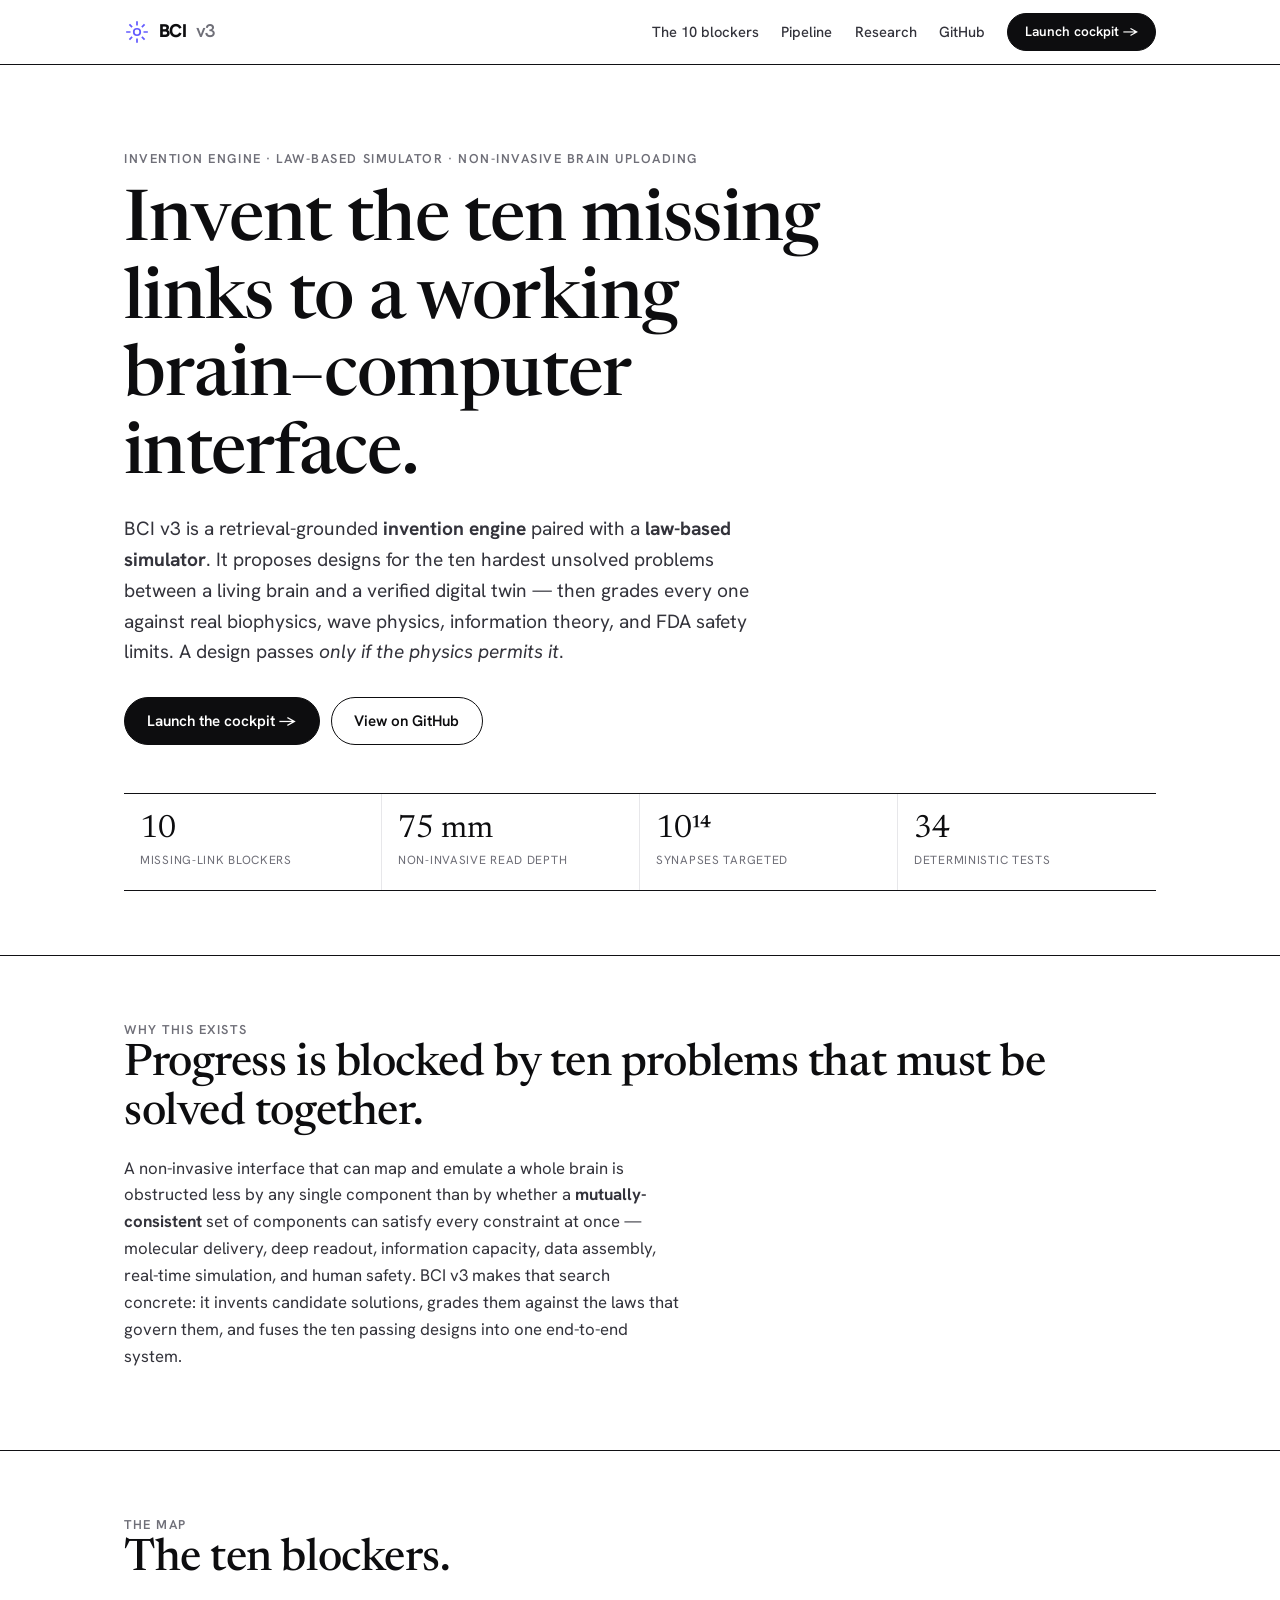
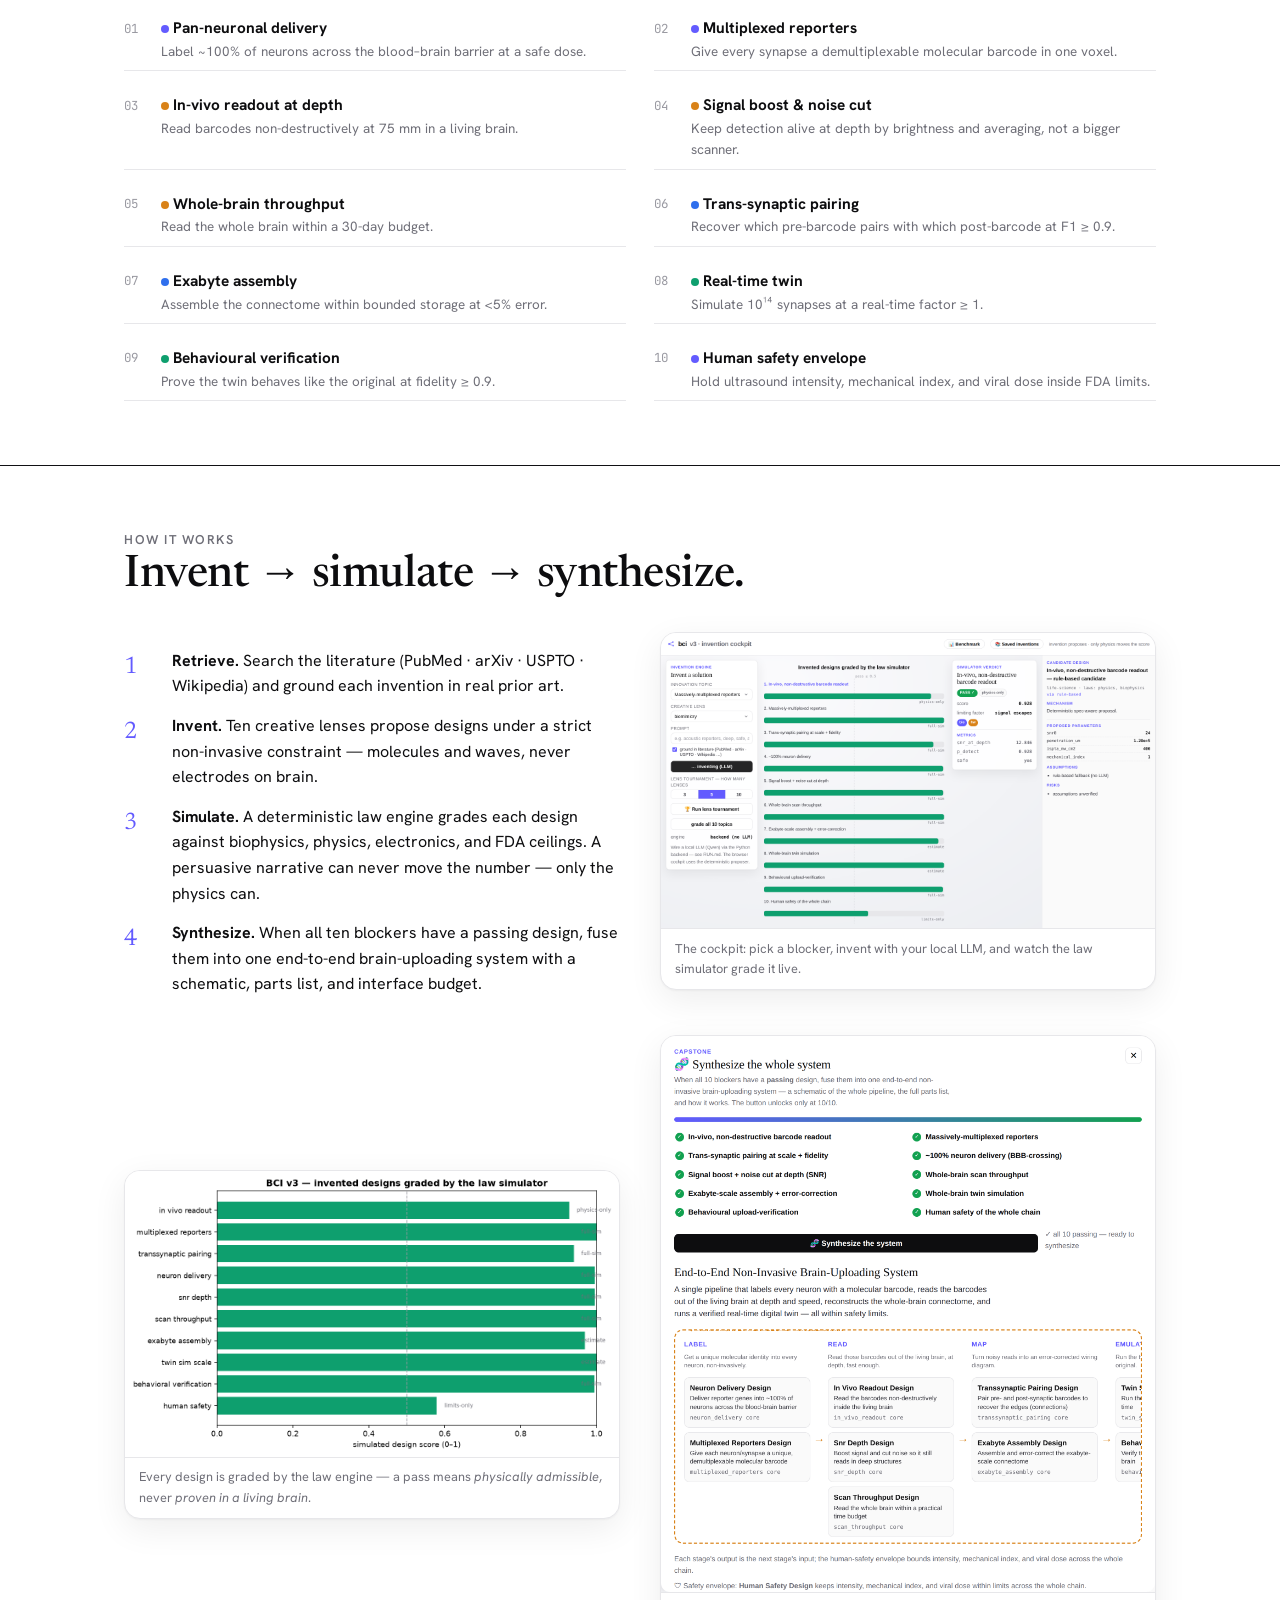
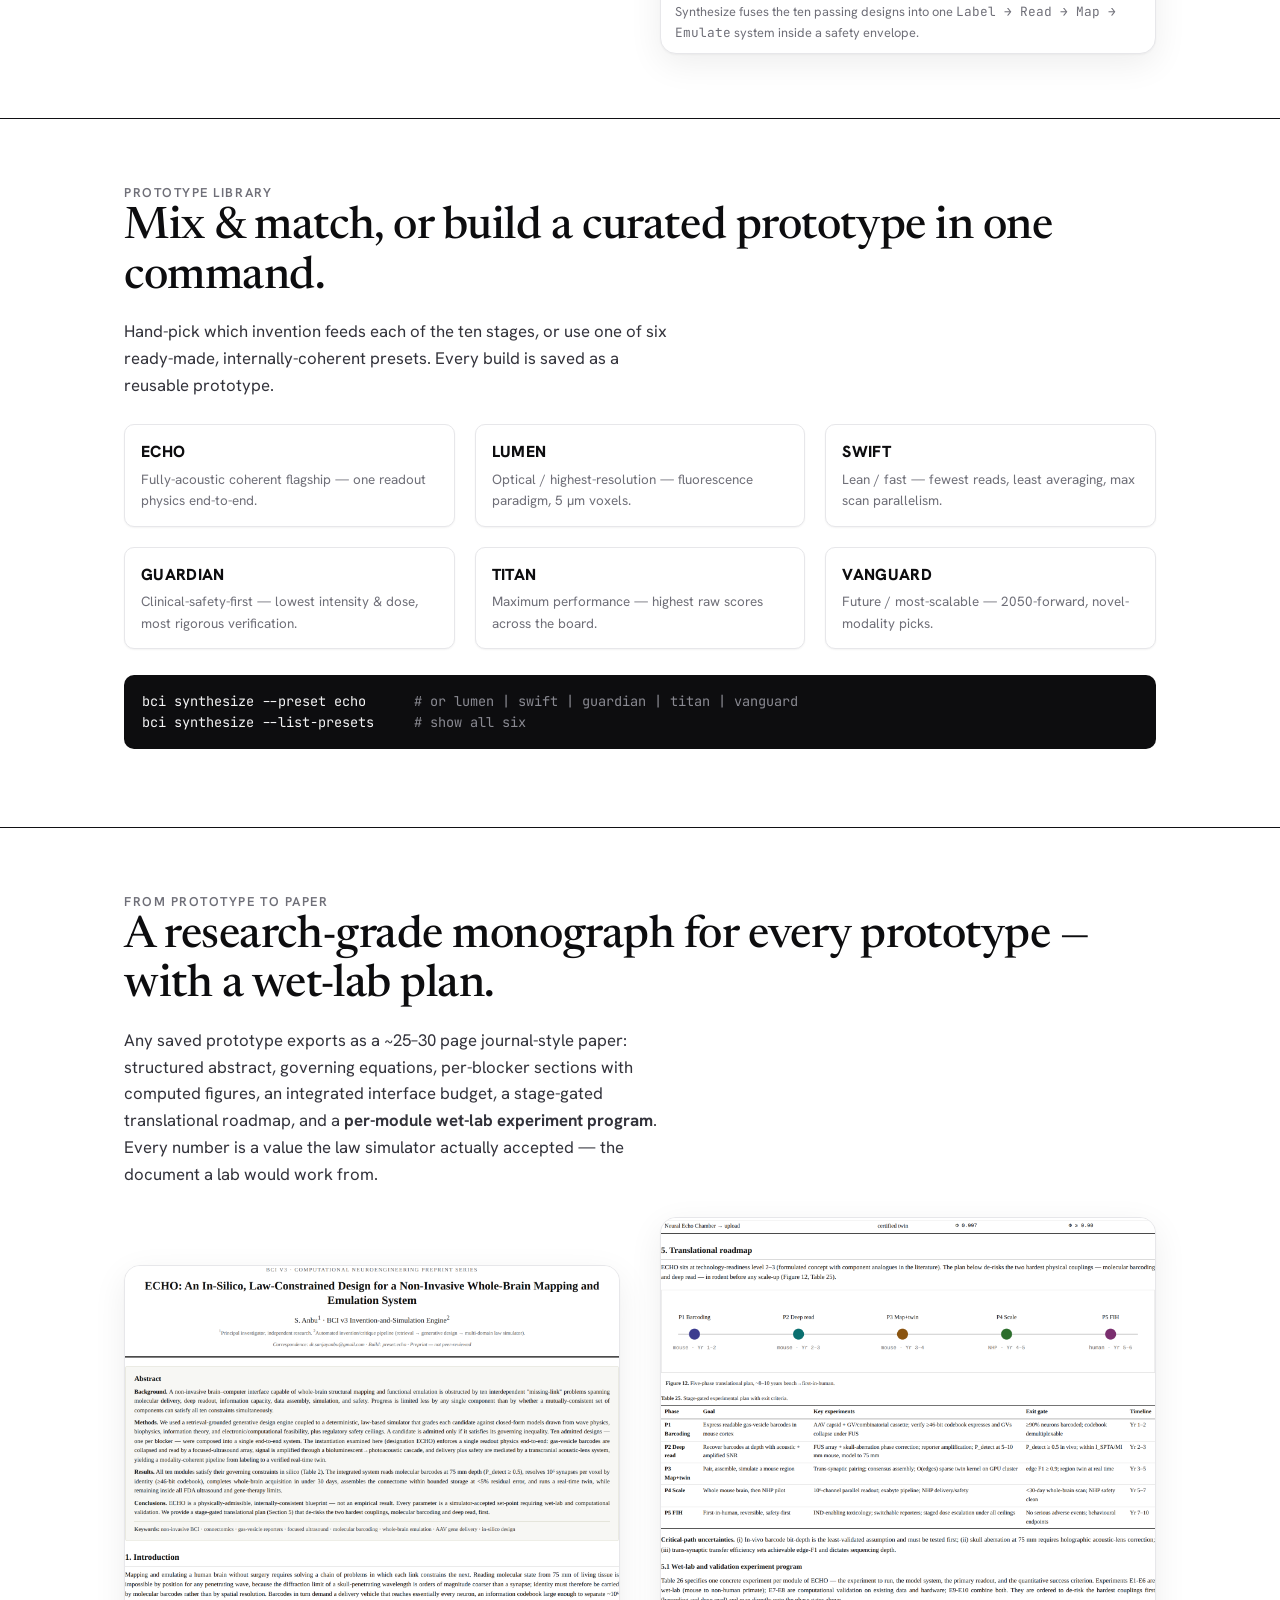
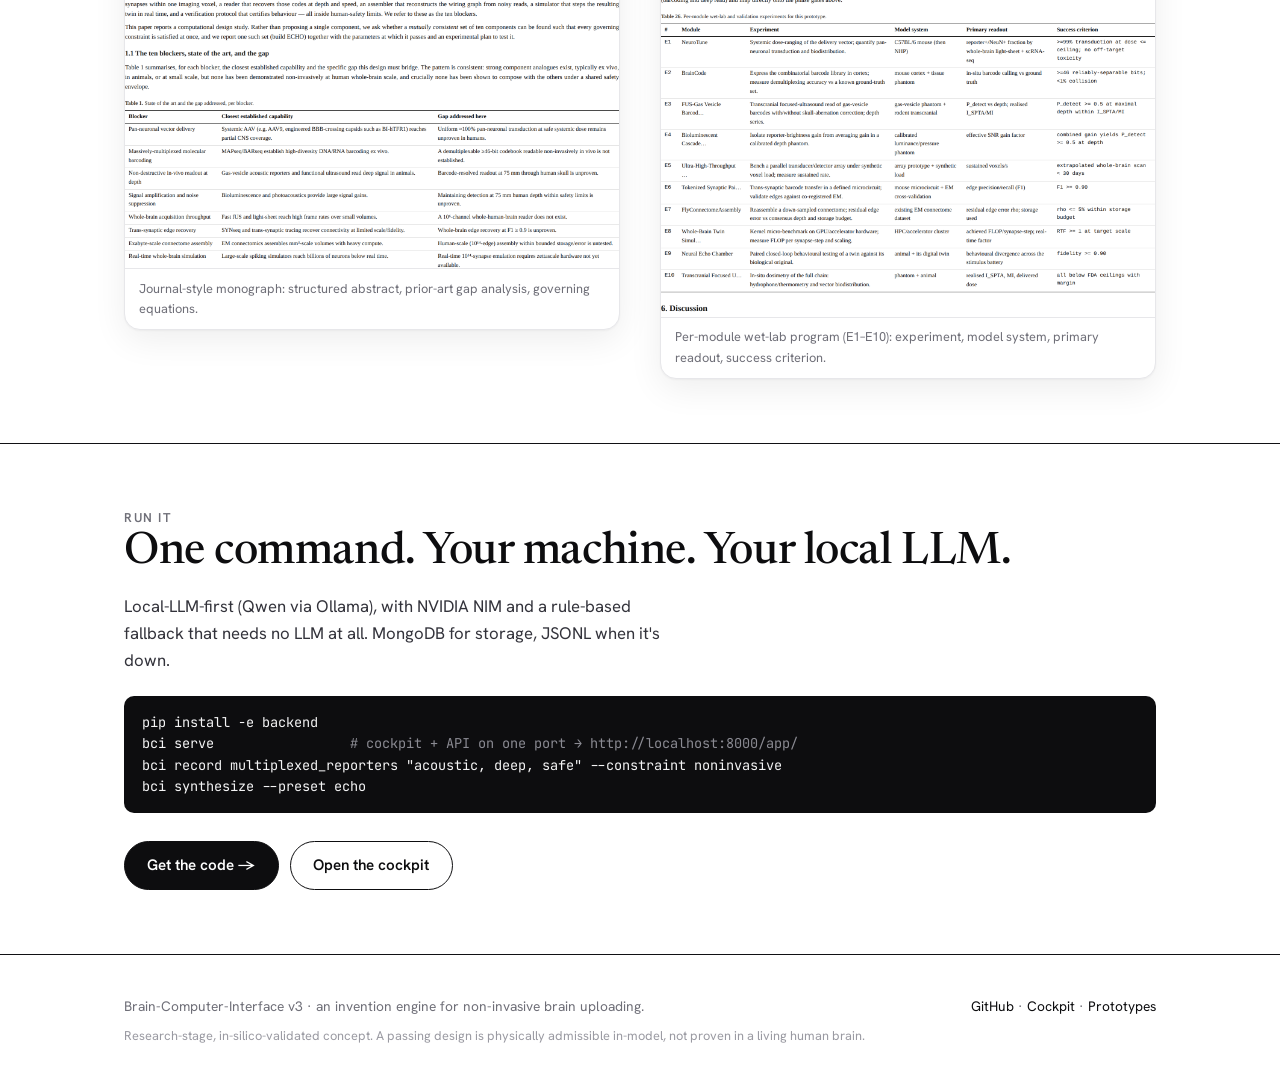
<file: docs/index.html>
<!doctype html>
<html lang="en">
<head>
<meta charset="utf-8">
<meta name="viewport" content="width=device-width, initial-scale=1">
<title>Brain-Computer-Interface v3 — an invention engine for non-invasive brain uploading</title>
<meta name="description" content="A retrieval-grounded invention engine paired with a law-based simulator that grades every design against biophysics, physics, electronics, and FDA safety limits — targeting the ten missing-link blockers to a working non-invasive brain-computer interface.">
<link rel="preconnect" href="https://fonts.googleapis.com">
<link rel="preconnect" href="https://fonts.gstatic.com" crossorigin>
<link href="https://fonts.googleapis.com/css2?family=Newsreader:ital,opsz,wght@0,6..72,400;0,6..72,500;1,6..72,400&family=Hanken+Grotesk:wght@400;500;600;700;800&family=JetBrains+Mono:wght@400;600&display=swap" rel="stylesheet">
<link rel="stylesheet" href="assets/theme.css">
<style>
  /* page-local layout on top of the shared design system */
  .hero { padding: 84px 0 64px; }
  .hero .eyebrow { margin-bottom: 1rem; }
  .hero h1 { max-width: 16ch; }
  .hero p.lede { font-size: 1.2rem; color: var(--ink-2); max-width: 60ch; margin-top: 1.2rem; }
  .cta-row { display: flex; flex-wrap: wrap; gap: .7rem; margin-top: 1.8rem; }
  .statgrid { display: grid; grid-template-columns: repeat(4, 1fr); gap: 0; margin-top: 3rem;
    border-top: 1.5px solid var(--rule); border-bottom: 1.5px solid var(--rule); }
  .statgrid > div { padding: 1.2rem 1rem; border-right: 1px solid var(--hair); }
  .statgrid > div:last-child { border-right: 0; }
  .statgrid .n { font-family: var(--serif); font-size: 2rem; line-height: 1; color: var(--ink); }
  .statgrid .l { font-size: .74rem; color: var(--muted); text-transform: uppercase; letter-spacing: .06em; margin-top: .4rem; }
  .grid2 { display: grid; grid-template-columns: 1fr 1fr; gap: 40px; align-items: center; }
  .grid3 { display: grid; grid-template-columns: repeat(3, 1fr); gap: 20px; }
  .blockers { display: grid; grid-template-columns: repeat(2, 1fr); gap: 14px 28px; margin-top: 1.5rem; }
  .blocker { display: flex; gap: .7rem; padding: .5rem 0; border-bottom: 1px solid var(--hair); }
  .blocker .num { font-family: "JetBrains Mono", monospace; font-size: .78rem; color: var(--faint); padding-top: .15rem; min-width: 1.6rem; }
  .blocker .t { font-weight: 700; font-size: .96rem; }
  .blocker .d { font-size: .84rem; color: var(--muted); }
  figure.shot { margin: 0; border: 1px solid var(--hair); border-radius: var(--radius); overflow: hidden; box-shadow: var(--shadow); background: var(--paper); }
  figure.shot img { width: 100%; display: block; }
  figure.shot figcaption { font-size: .8rem; color: var(--muted); padding: .6rem .9rem; border-top: 1px solid var(--hair); }
  .steps { counter-reset: step; display: grid; gap: 14px; margin-top: 1.4rem; }
  .step { display: flex; gap: 1rem; }
  .step .k { counter-increment: step; font-family: var(--serif); font-size: 1.5rem; color: var(--molecular); min-width: 2rem; }
  .step .k::before { content: counter(step); }
  .preset { border: 1px solid var(--hair); border-radius: var(--radius-sm); padding: 14px 16px; background: var(--paper); box-shadow: var(--shadow-sm); }
  .preset .pn { font-weight: 800; letter-spacing: .02em; }
  .preset .pd { font-size: .84rem; color: var(--muted); margin-top: .25rem; }
  .lead { font-size: 1.05rem; color: var(--ink-2); max-width: 62ch; }
  .kicker { color: var(--molecular); font-weight: 700; }
  footer.site { padding: 40px 0; color: var(--muted); font-size: .86rem; }
  footer.site .wrap { display: flex; flex-wrap: wrap; justify-content: space-between; gap: 1rem; }
  @media (max-width: 820px){ .grid2,.grid3,.blockers,.statgrid{ grid-template-columns: 1fr; } .statgrid>div{ border-right:0; border-bottom:1px solid var(--hair);} }
</style>
</head>
<body>

<!-- NAV -->
<nav class="nav">
  <div class="wrap">
    <a class="brand" href="#top">
      <svg viewBox="0 0 24 24" fill="none" stroke="currentColor" stroke-width="1.6" style="color:var(--molecular)"><circle cx="12" cy="12" r="3"/><path d="M12 2v4M12 18v4M2 12h4M18 12h4M5 5l2.5 2.5M16.5 16.5 19 19M19 5l-2.5 2.5M7.5 16.5 5 19"/></svg>
      BCI <span class="muted" style="font-weight:600">v3</span>
    </a>
    <div class="nav-links">
      <a href="#blockers">The 10 blockers</a>
      <a href="#pipeline">Pipeline</a>
      <a href="#research">Research</a>
      <a href="https://github.com/sanjaydoc/Brain-Computer-Interface-v3">GitHub</a>
      <a class="btn btn-sm" href="app/">Launch cockpit →</a>
    </div>
  </div>
</nav>

<!-- HERO -->
<header id="top" class="section hero">
  <div class="wrap">
    <div class="eyebrow">Invention engine · law-based simulator · non-invasive brain uploading</div>
    <h1>Invent the ten missing links to a working brain–computer interface.</h1>
    <p class="lede">BCI v3 is a retrieval-grounded <b>invention engine</b> paired with a <b>law-based simulator</b>.
      It proposes designs for the ten hardest unsolved problems between a living brain and a verified digital
      twin — then grades every one against real biophysics, wave physics, information theory, and FDA safety
      limits. A design passes <em>only if the physics permits it</em>.</p>
    <div class="cta-row">
      <a class="btn" href="app/">Launch the cockpit →</a>
      <a class="btn ghost" href="https://github.com/sanjaydoc/Brain-Computer-Interface-v3">View on GitHub</a>
    </div>
    <div class="statgrid">
      <div><div class="n">10</div><div class="l">missing-link blockers</div></div>
      <div><div class="n">75&nbsp;mm</div><div class="l">non-invasive read depth</div></div>
      <div><div class="n">10¹⁴</div><div class="l">synapses targeted</div></div>
      <div><div class="n">34</div><div class="l">deterministic tests</div></div>
    </div>
  </div>
</header>

<!-- WHY -->
<section class="section" id="why">
  <div class="wrap">
    <div class="eyebrow">Why this exists</div>
    <h2>Progress is blocked by ten problems that must be solved together.</h2>
    <p class="lead" style="margin-top:1rem">A non-invasive interface that can map and emulate a whole brain is
      obstructed less by any single component than by whether a <b>mutually-consistent</b> set of components can
      satisfy every constraint at once — molecular delivery, deep readout, information capacity, data assembly,
      real-time simulation, and human safety. BCI v3 makes that search concrete: it invents candidate solutions,
      grades them against the laws that govern them, and fuses the ten passing designs into one end-to-end system.</p>
  </div>
</section>

<!-- BLOCKERS -->
<section class="section" id="blockers">
  <div class="wrap">
    <div class="eyebrow">The map</div>
    <h2>The ten blockers.</h2>
    <div class="blockers">
      <div class="blocker"><div class="num">01</div><div><div class="t"><span class="dot molecular"></span> Pan-neuronal delivery</div><div class="d">Label ~100% of neurons across the blood–brain barrier at a safe dose.</div></div></div>
      <div class="blocker"><div class="num">02</div><div><div class="t"><span class="dot molecular"></span> Multiplexed reporters</div><div class="d">Give every synapse a demultiplexable molecular barcode in one voxel.</div></div></div>
      <div class="blocker"><div class="num">03</div><div><div class="t"><span class="dot scanner"></span> In-vivo readout at depth</div><div class="d">Read barcodes non-destructively at 75 mm in a living brain.</div></div></div>
      <div class="blocker"><div class="num">04</div><div><div class="t"><span class="dot scanner"></span> Signal boost &amp; noise cut</div><div class="d">Keep detection alive at depth by brightness and averaging, not a bigger scanner.</div></div></div>
      <div class="blocker"><div class="num">05</div><div><div class="t"><span class="dot scanner"></span> Whole-brain throughput</div><div class="d">Read the whole brain within a 30-day budget.</div></div></div>
      <div class="blocker"><div class="num">06</div><div><div class="t"><span class="dot template"></span> Trans-synaptic pairing</div><div class="d">Recover which pre-barcode pairs with which post-barcode at F1 ≥ 0.9.</div></div></div>
      <div class="blocker"><div class="num">07</div><div><div class="t"><span class="dot template"></span> Exabyte assembly</div><div class="d">Assemble the connectome within bounded storage at &lt;5% error.</div></div></div>
      <div class="blocker"><div class="num">08</div><div><div class="t"><span class="dot venv"></span> Real-time twin</div><div class="d">Simulate 10¹⁴ synapses at a real-time factor ≥ 1.</div></div></div>
      <div class="blocker"><div class="num">09</div><div><div class="t"><span class="dot venv"></span> Behavioural verification</div><div class="d">Prove the twin behaves like the original at fidelity ≥ 0.9.</div></div></div>
      <div class="blocker"><div class="num">10</div><div><div class="t"><span class="dot molecular"></span> Human safety envelope</div><div class="d">Hold ultrasound intensity, mechanical index, and viral dose inside FDA limits.</div></div></div>
    </div>
  </div>
</section>

<!-- PIPELINE -->
<section class="section" id="pipeline">
  <div class="wrap">
    <div class="eyebrow">How it works</div>
    <h2>Invent → simulate → synthesize.</h2>
    <div class="grid2" style="margin-top:1.6rem">
      <div>
        <div class="steps">
          <div class="step"><div class="k"></div><div><b>Retrieve.</b> Search the literature (PubMed · arXiv · USPTO · Wikipedia) and ground each invention in real prior art.</div></div>
          <div class="step"><div class="k"></div><div><b>Invent.</b> Ten creative lenses propose designs under a strict non-invasive constraint — molecules and waves, never electrodes on brain.</div></div>
          <div class="step"><div class="k"></div><div><b>Simulate.</b> A deterministic law engine grades each design against biophysics, physics, electronics, and FDA ceilings. A persuasive narrative can never move the number — only the physics can.</div></div>
          <div class="step"><div class="k"></div><div><b>Synthesize.</b> When all ten blockers have a passing design, fuse them into one end-to-end brain-uploading system with a schematic, parts list, and interface budget.</div></div>
        </div>
      </div>
      <figure class="shot"><img src="media/cockpit.png" alt="The BCI v3 cockpit — pick a topic, invent, and watch the law simulator grade the design live"><figcaption>The cockpit: pick a blocker, invent with your local LLM, and watch the law simulator grade it live.</figcaption></figure>
    </div>
    <div class="grid2" style="margin-top:2.4rem">
      <figure class="shot"><img src="media/scorecard.png" alt="Invented designs graded by the law-based simulator"><figcaption>Every design is graded by the law engine — a pass means <em>physically admissible</em>, never <em>proven in a living brain</em>.</figcaption></figure>
      <figure class="shot"><img src="media/synthesis.png" alt="Ten solved blockers fused into one end-to-end brain-uploading system"><figcaption>Synthesize fuses the ten passing designs into one <span class="mono">Label → Read → Map → Emulate</span> system inside a safety envelope.</figcaption></figure>
    </div>
  </div>
</section>

<!-- PRESETS -->
<section class="section" id="presets">
  <div class="wrap">
    <div class="eyebrow">Prototype library</div>
    <h2>Mix &amp; match, or build a curated prototype in one command.</h2>
    <p class="lead" style="margin-top:1rem">Hand-pick which invention feeds each of the ten stages, or use one of six ready-made, internally-coherent presets. Every build is saved as a reusable prototype.</p>
    <div class="grid3" style="margin-top:1.6rem">
      <div class="preset"><div class="pn">ECHO</div><div class="pd">Fully-acoustic coherent flagship — one readout physics end-to-end.</div></div>
      <div class="preset"><div class="pn">LUMEN</div><div class="pd">Optical / highest-resolution — fluorescence paradigm, 5 µm voxels.</div></div>
      <div class="preset"><div class="pn">SWIFT</div><div class="pd">Lean / fast — fewest reads, least averaging, max scan parallelism.</div></div>
      <div class="preset"><div class="pn">GUARDIAN</div><div class="pd">Clinical-safety-first — lowest intensity &amp; dose, most rigorous verification.</div></div>
      <div class="preset"><div class="pn">TITAN</div><div class="pd">Maximum performance — highest raw scores across the board.</div></div>
      <div class="preset"><div class="pn">VANGUARD</div><div class="pd">Future / most-scalable — 2050-forward, novel-modality picks.</div></div>
    </div>
    <pre style="margin-top:1.6rem"><code>bci synthesize --preset echo      <span style="color:#8a8a92"># or lumen | swift | guardian | titan | vanguard</span>
bci synthesize --list-presets     <span style="color:#8a8a92"># show all six</span></code></pre>
  </div>
</section>

<!-- RESEARCH -->
<section class="section" id="research">
  <div class="wrap">
    <div class="eyebrow">From prototype to paper</div>
    <h2>A research-grade monograph for every prototype — with a wet-lab plan.</h2>
    <p class="lead" style="margin-top:1rem">Any saved prototype exports as a ~25–30 page journal-style paper: structured abstract, governing equations, per-blocker sections with computed figures, an integrated interface budget, a stage-gated translational roadmap, and a <b>per-module wet-lab experiment program</b>. Every number is a value the law simulator actually accepted — the document a lab would work from.</p>
    <div class="grid2" style="margin-top:1.8rem">
      <figure class="shot"><img src="media/research_paper.png" alt="Research monograph — title, structured abstract, and prior-art/gap table"><figcaption>Journal-style monograph: structured abstract, prior-art gap analysis, governing equations.</figcaption></figure>
      <figure class="shot"><img src="media/research_wetlab.png" alt="Per-module wet-lab and validation experiments E1–E10 with model system, readout, and success criteria"><figcaption>Per-module wet-lab program (E1–E10): experiment, model system, primary readout, success criterion.</figcaption></figure>
    </div>
  </div>
</section>

<!-- RUN -->
<section class="section" id="run">
  <div class="wrap">
    <div class="eyebrow">Run it</div>
    <h2>One command. Your machine. Your local LLM.</h2>
    <p class="lead" style="margin-top:1rem">Local-LLM-first (Qwen via Ollama), with NVIDIA NIM and a rule-based fallback that needs no LLM at all. MongoDB for storage, JSONL when it's down.</p>
    <pre style="margin-top:1.4rem"><code>pip install -e backend
bci serve                 <span style="color:#8a8a92"># cockpit + API on one port → http://localhost:8000/app/</span>
bci record multiplexed_reporters "acoustic, deep, safe" --constraint noninvasive
bci synthesize --preset echo</code></pre>
    <div class="cta-row">
      <a class="btn" href="https://github.com/sanjaydoc/Brain-Computer-Interface-v3">Get the code →</a>
      <a class="btn ghost" href="app/">Open the cockpit</a>
    </div>
  </div>
</section>

<hr class="rule">
<footer class="site">
  <div class="wrap">
    <div>Brain-Computer-Interface v3 · an invention engine for non-invasive brain uploading.</div>
    <div>
      <a href="https://github.com/sanjaydoc/Brain-Computer-Interface-v3">GitHub</a> ·
      <a href="app/">Cockpit</a> ·
      <a href="https://github.com/sanjaydoc/Brain-Computer-Interface-v3/blob/main/PROTOTYPES.md">Prototypes</a>
    </div>
  </div>
  <div class="wrap" style="margin-top:.6rem;color:var(--faint);font-size:.8rem">
    Research-stage, in-silico-validated concept. A passing design is physically admissible in-model, not proven in a living human brain.
  </div>
</footer>

</body>
</html>
</file>
<file: docs/assets/theme.css>
/* BCI design system -- adapted from the LabSuite theme (github.com/sanjaydoc/LabSuite):
   light, monochrome, editorial. Elegant serif display + humanist sans body,
   thin dark full-width rules, black pill buttons, white cards with soft shadow
   and hairline dividers, generous whitespace. Shared across the marketing page
   (docs/index.html) and the GUI control plane (docs/app/). */

:root {
  --paper: #ffffff;
  --paper-2: #fafafa;
  --ink: #0d0d0f;      /* near-black display + primary text */
  --ink-2: #33333b;    /* dark slate for card body copy */
  --muted: #6f6f78;    /* small grey labels */
  --faint: #9a9aa2;
  --hair: #e7e7ea;     /* light hairline dividers inside cards */
  --rule: #111114;     /* the signature strong dark full-width rule */

  --accent: #0d0d0f;   /* actions are black, like Merge */
  --ok: #12a150;       /* bright green (ALLOW) */
  --ok-bg: #e8f2ec;
  --no: #e0332d;       /* bright red (DENY) */
  --no-bg: #f6ebe9;

  /* small part-accent dots for wayfinding (kept subtle) — the four BCI parts */
  --molecular: #635bff;  /* P1 molecular */
  --scanner: #d98218;    /* P2 hardware / scanner */
  --template: #2f6fed;   /* P3 brain template */
  --venv: #0e9f6e;       /* P4 virtual environment */

  --shadow-sm: 0 1px 2px rgba(16, 16, 20, .05);
  --shadow: 0 1px 2px rgba(16, 16, 20, .04), 0 10px 34px rgba(16, 16, 20, .07);
  --radius: 16px;
  --radius-sm: 10px;
  --pill: 999px;
  --maxw: 1080px;

  --serif: "Newsreader", Georgia, "Times New Roman", serif;
  --sans: "Hanken Grotesk", -apple-system, BlinkMacSystemFont, "Segoe UI", Roboto, Helvetica, Arial, sans-serif;
}

* { box-sizing: border-box; }

html { -webkit-text-size-adjust: 100%; }

body {
  margin: 0;
  background: var(--paper);
  color: var(--ink);
  font-family: var(--sans);
  font-size: 16px;
  line-height: 1.6;
  -webkit-font-smoothing: antialiased;
  text-rendering: optimizeLegibility;
}

a { color: var(--ink); text-decoration: none; }
a:hover { text-decoration: underline; }

h1, h2, h3 { font-family: var(--serif); font-weight: 500; letter-spacing: -0.01em; line-height: 1.1; margin: 0; }
h1 { font-size: clamp(2.6rem, 6vw, 4.4rem); }
h2 { font-size: clamp(1.8rem, 4vw, 2.8rem); }
h3 { font-size: 1.35rem; }

p { margin: 0 0 1rem; color: var(--ink-2); }

.wrap { max-width: var(--maxw); margin: 0 auto; padding: 0 24px; }

/* --- the signature dark rule ------------------------------------------- */
.rule { border: 0; border-top: 1.5px solid var(--rule); margin: 0; }
.section { padding: 64px 0; }
.section + .section { border-top: 1.5px solid var(--rule); }

/* --- small grey label (Merge "Location / Employment Type" style) -------- */
.label {
  font-size: .74rem;
  color: var(--muted);
  letter-spacing: .01em;
  text-transform: none;
  margin-bottom: .25rem;
}
.eyebrow {
  font-size: .8rem;
  letter-spacing: .12em;
  text-transform: uppercase;
  color: var(--muted);
  font-weight: 600;
}

/* --- buttons: Merge-style pills ---------------------------------------- *
 * Two tiers, matching merge.io:
 *   .btn            solid black PILL  — primary CTAs ("Join us! →")
 *   .btn.ghost/.act white OUTLINE pill — secondary/inline ("Upload file")
 * Everything is fully rounded (border-radius: 999px). */
.btn {
  display: inline-flex; align-items: center; justify-content: center; gap: .5rem; white-space: nowrap;
  background: var(--ink); color: #fff;
  font-family: var(--sans); font-weight: 600; font-size: .95rem;
  padding: .68rem 1.4rem; border: 1.5px solid var(--ink); border-radius: 999px; cursor: pointer;
  transition: transform .12s ease, opacity .12s ease, background .12s ease, color .12s ease;
}
.btn:hover { opacity: .9; text-decoration: none; transform: translateY(-1px); }
.btn.ghost { background: transparent; color: var(--ink); border: 1.5px solid var(--ink); }
.btn.ghost:hover { background: var(--ink); color: #fff; opacity: 1; }
.btn:disabled { opacity: .4; cursor: not-allowed; transform: none; }
.btn-sm { padding: .46rem 1.05rem; font-size: .85rem; }

/* Inline/secondary action pill (in tables, cards): light outline, inverts on
   hover. This is the Merge "Upload file" look — far cleaner in a table than a
   solid-black block, and still fully monochrome. */
.btn.act {
  background: var(--paper); color: var(--ink); border: 1.5px solid var(--rule);
  font-weight: 600; font-size: .76rem; padding: .3rem .9rem;
}
.btn.act:hover { background: var(--ink); color: #fff; border-color: var(--ink); opacity: 1; transform: none; }

/* --- cards ------------------------------------------------------------- */
.card {
  background: var(--paper);
  border: 1px solid var(--hair);
  border-radius: var(--radius);
  box-shadow: var(--shadow);
  padding: 22px;
}
.card .divider { border: 0; border-top: 1px solid var(--hair); margin: 14px 0; }

/* --- chips / status ---------------------------------------------------- */
.chip {
  display: inline-flex; align-items: center; gap: .4rem; white-space: nowrap;
  font-size: .78rem; font-weight: 600; line-height: 1.35;
  padding: .18rem .55rem; border-radius: var(--pill);
  border: 1px solid var(--hair); color: var(--ink-2); background: var(--paper-2);
}
/* Status chips: outline pills in the same language as the action buttons —
   bright colored border + text on a transparent ground (no filled blob). */
.chip.allow { color: var(--ok); background: transparent; border: 1.5px solid var(--ok); }
.chip.deny { color: var(--no); background: transparent; border: 1.5px solid var(--no); }
.dot { width: 8px; height: 8px; border-radius: 50%; display: inline-block; }
.dot.molecular { background: var(--molecular); }
.dot.scanner { background: var(--scanner); }
.dot.template { background: var(--template); }
.dot.venv { background: var(--venv); }

/* --- code -------------------------------------------------------------- */
code, pre, .mono { font-family: "JetBrains Mono", ui-monospace, SFMono-Regular, Menlo, Consolas, monospace; }
pre {
  background: #0d0d0f; color: #f4f4f5;
  border-radius: var(--radius-sm); padding: 16px 18px; overflow-x: auto;
  font-size: .85rem; line-height: 1.55;
}
:not(pre) > code {
  background: var(--paper-2); border: 1px solid var(--hair);
  border-radius: 6px; padding: .1rem .35rem; font-size: .85em;
}

/* --- nav --------------------------------------------------------------- */
.nav {
  position: sticky; top: 0; z-index: 20;
  background: rgba(255, 255, 255, .82);
  backdrop-filter: saturate(140%) blur(10px);
  border-bottom: 1.5px solid var(--rule);
}
.nav .wrap { display: flex; align-items: center; justify-content: space-between; height: 64px; }
.brand { display: flex; align-items: center; gap: .55rem; font-weight: 800; font-size: 1.15rem; letter-spacing: -.02em; }
.brand svg { width: 26px; height: 26px; }
.nav-links { display: flex; align-items: center; gap: 1.4rem; }
/* Plain nav links are grey ink; buttons (.btn) keep their own white text --
   scope this rule so it doesn't override the button's colour (specificity clash). */
.nav-links a:not(.btn) { font-size: .92rem; color: var(--ink-2); font-weight: 500; }
.nav-links a:not(.btn):hover { color: var(--ink); }
.nav-links a.btn { color: #fff; }
.nav-links a.btn.ghost { color: var(--ink); }

/* --- tables ------------------------------------------------------------ */
table { border-collapse: collapse; width: 100%; font-size: .9rem; }
th, td { text-align: left; padding: .6rem .5rem; border-bottom: 1px solid var(--hair); }
th { color: var(--muted); font-weight: 600; font-size: .78rem; }

.muted { color: var(--muted); }
.center { text-align: center; }

@media (max-width: 720px) {
  .nav .wrap { height: 56px; gap: .5rem; padding: 0 16px; }
  .brand { font-size: 1rem; gap: .4rem; }
  .brand svg { width: 22px; height: 22px; }
  .brand .muted { display: none; }        /* hide the "control plane" subtitle */
  .nav-links { gap: .55rem; }
  .nav-links a:not(.btn) { display: none; }
  .nav-links .btn-sm { padding: .4rem .7rem; font-size: .82rem; }
  .section { padding: 44px 0; }
}
</file>
